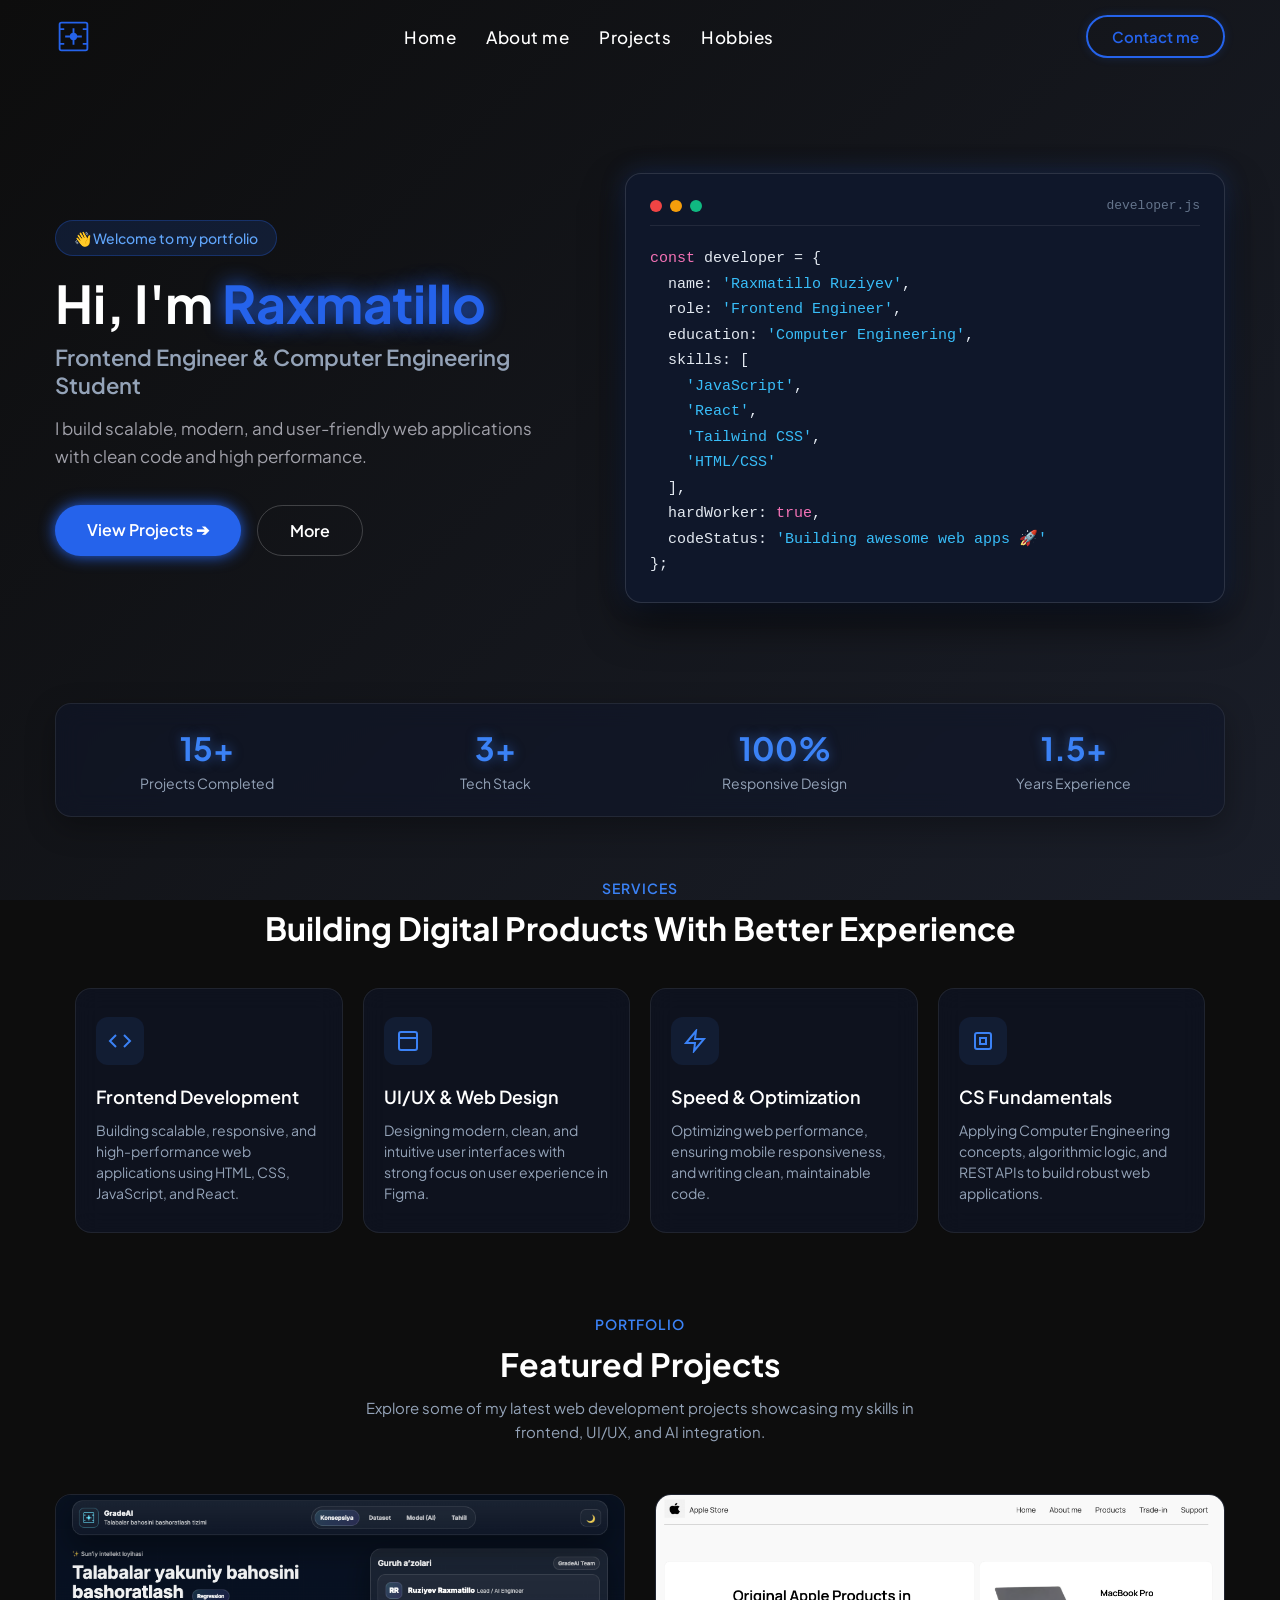
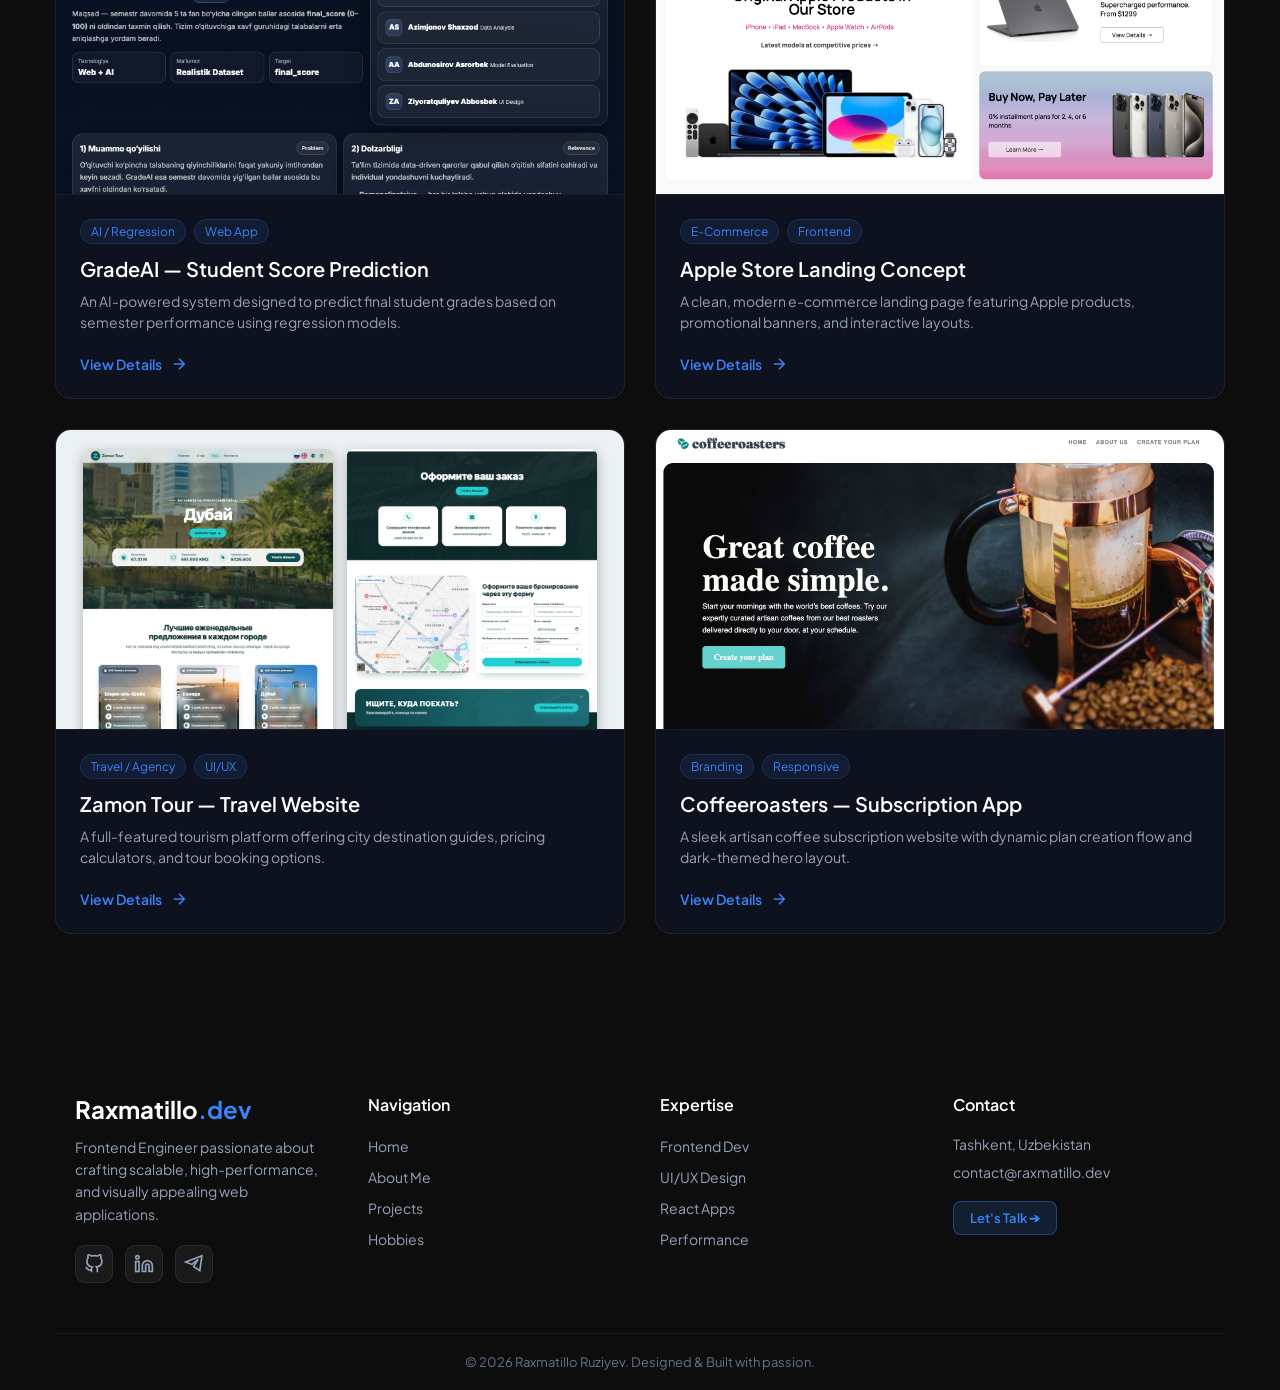
<file: index.html>
<!DOCTYPE html>
<html lang="en">

<head>
    <meta charset="UTF-8">
    <meta name="viewport" content="width=device-width, initial-scale=1.0">
    <meta name="description" content="Raxmatillo Ruziyev — Frontend Engineer portfolio">
    <title>Portfolio</title>

    <!-- Google Fonts -->
    <link rel="preconnect" href="https://fonts.googleapis.com">
    <link rel="preconnect" href="https://fonts.gstatic.com" crossorigin>
    <link href="https://fonts.googleapis.com/css2?family=Plus+Jakarta+Sans:wght@400;500;600;700&display=swap"
        rel="stylesheet">

    <!-- Asosiy stillar -->
    <link rel="stylesheet" href="./main.css">
</head>

<body>
    <div class="container">

        <!-- ================= NAVBAR ================= -->
        <nav class="navbar">
            <!-- Logotip -->
            <a href="#home" class="brand" aria-label="Home">
                <div class="ai-logo-box">
                    <svg viewBox="0 0 40 40" fill="none" xmlns="http://www.w3.org/2000/svg">
                        <rect x="5" y="5" width="30" height="30" rx="2" stroke="var(--brand)" stroke-width="2" />
                        <path d="M12 20H28M20 12V28" stroke="var(--brand)" stroke-width="2" stroke-linecap="square" />
                        <circle cx="20" cy="20" r="4" fill="var(--brand)" />
                        <path d="M5 12H10M30 12H35M5 28H10M30 28H35" stroke="var(--brand)" stroke-width="2" />
                    </svg>
                </div>
            </a>

            <!-- Menyu linklari -->
            <ul class="nav-list">
                <li class="nav-item"><a href="#home" class="nav-link">Home</a></li>
                <li class="nav-item"><a href="./about.html" class="nav-link">About me</a></li>
                <li class="nav-item"><a href="./project.html" class="nav-link">Projects</a></li>
                <li class="nav-item"><a href="./project.html" class="nav-link">Hobbies</a></li>
            </ul>

            <!-- "Contact me" tugmasi (JS orqali #contact ga olib boradi) -->
            <div class="nav-action">
                <button class="nav-btn">Contact me</button>
            </div>
        </nav>

        <!-- ================= HERO ================= -->
        <section id="home" class="hero">
            <!-- Chap tomon: tanishtiruv matni -->
            <div class="hero-content">
                <span class="badge">👋 Welcome to my portfolio</span>
                <h1 class="hero-title">
                    Hi, I'm <span class="highlight">Raxmatillo</span>
                </h1>
                <h2 class="hero-subtitle">Frontend Engineer & Computer Engineering Student</h2>
                <p class="hero-description">
                    I build scalable, modern, and user-friendly web applications with clean code and high performance.
                </p>

                <div class="hero-actions">
                    <a href="#projects" class="btn-primary">View Projects ➔</a>
                    <a href="#about" class="btn-secondary">More</a>
                </div>
            </div>

            <!-- O'ng tomon: kod ko'rinishidagi karta -->
            <div class="hero-visual">
                <div class="visual-card">
                    <div class="code-header">
                        <span class="dot red"></span>
                        <span class="dot yellow"></span>
                        <span class="dot green"></span>
                        <span class="code-title">developer.js</span>
                    </div>
                    <!-- Diqqat: <pre> ichidagi bo'sh joylar aynan ko'rsatiladi, shuning uchun chapga tekislangan -->
                    <pre class="code-body"><code><span class="keyword">const</span> developer = {
  name: <span class="string">'Raxmatillo Ruziyev'</span>,
  role: <span class="string">'Frontend Engineer'</span>,
  education: <span class="string">'Computer Engineering'</span>,
  skills: [
    <span class="string">'JavaScript'</span>,
    <span class="string">'React'</span>,
    <span class="string">'Tailwind CSS'</span>,
    <span class="string">'HTML/CSS'</span>
  ],
  hardWorker: <span class="keyword">true</span>,
  codeStatus: <span class="string">'Building awesome web apps 🚀'</span>
};</code></pre>
                </div>
            </div>
        </section>

        <!-- ================= STATS (About me linki shu yerga olib keladi) ================= -->
        <section id="about" class="stats-section">
            <div class="stats-container">
                <div class="stat-card">
                    <h3 class="stat-number">15+</h3>
                    <p class="stat-label">Projects Completed</p>
                </div>
                <div class="stat-card">
                    <h3 class="stat-number">3+</h3>
                    <p class="stat-label">Tech Stack</p>
                </div>
                <div class="stat-card">
                    <h3 class="stat-number">100%</h3>
                    <p class="stat-label">Responsive Design</p>
                </div>
                <div class="stat-card">
                    <h3 class="stat-number">1.5+</h3>
                    <p class="stat-label">Years Experience</p>
                </div>
            </div>
        </section>

        <!-- ================= SERVICES ================= -->
        <section id="services" class="services-section">
            <div class="services-header">
                <span class="services-subtitle">Services</span>
                <h2 class="services-title">Building Digital Products With Better Experience</h2>
            </div>

            <div class="services-container">
                <!-- Karta 1 -->
                <div class="service-card">
                    <div class="card-icon">
                        <svg width="24" height="24" viewBox="0 0 24 24" fill="none" stroke="#3b82f6" stroke-width="2"><path d="M16 18l6-6-6-6M8 6l-6 6 6 6"/></svg>
                    </div>
                    <h3 class="card-title">Frontend Development</h3>
                    <p class="card-desc">Building scalable, responsive, and high-performance web applications using HTML, CSS, JavaScript, and React.</p>
                </div>
                 <!-- Karta 2 -->
                 <div class="service-card">
                    <div class="card-icon">
                        <svg width="24" height="24" viewBox="0 0 24 24" fill="none" stroke="#3b82f6" stroke-width="2"><rect x="3" y="3" width="18" height="18" rx="2"/><path d="M3 9h18"/></svg>
                    </div>
                    <h3 class="card-title">UI/UX & Web Design</h3>
                    <p class="card-desc">Designing modern, clean, and intuitive user interfaces with strong focus on user experience in Figma.</p>
                </div>


                <!-- Karta 3 -->
                <div class="service-card">
                    <div class="card-icon">
                        <svg width="24" height="24" viewBox="0 0 24 24" fill="none" stroke="#3b82f6" stroke-width="2"><path d="M13 2L3 14h9l-1 8 10-12h-9l1-8z"/></svg>
                    </div>
                    <h3 class="card-title">Speed & Optimization</h3>
                    <p class="card-desc">Optimizing web performance, ensuring mobile responsiveness, and writing clean, maintainable code.</p>
                </div>

                <!-- Karta 4 -->
                <div class="service-card">
                    <div class="card-icon">
                        <svg width="24" height="24" viewBox="0 0 24 24" fill="none" stroke="#3b82f6" stroke-width="2"><rect x="4" y="4" width="16" height="16" rx="2"/><rect x="9" y="9" width="6" height="6"/></svg>
                    </div>
                    <h3 class="card-title">CS Fundamentals</h3>
                    <p class="card-desc">Applying Computer Engineering concepts, algorithmic logic, and REST APIs to build robust web applications.</p>
                </div>
            </div>
        </section>

        <!-- ================= PROJECTS ================= -->
        <section id="projects" class="portfolio-section">
            <div class="portfolio-header">
                <span class="portfolio-subtitle">Portfolio</span>
                <h2 class="portfolio-title">Featured Projects</h2>
                <p class="portfolio-desc">Explore some of my latest web development projects showcasing my skills in frontend, UI/UX, and AI integration.</p>
            </div>

            <div class="portfolio-grid">
                <!-- Loyiha 1: GradeAI -->
                <div class="project-card">
                    <div class="project-image-wrapper">
                        <img src="./img/gradeai.png" alt="GradeAI Project" class="project-image">
                    </div>
                    <div class="project-content">
                        <div class="project-tags">
                            <span class="tag">AI / Regression</span>
                            <span class="tag">Web App</span>
                        </div>
                        <h3 class="project-title">GradeAI — Student Score Prediction</h3>
                        <p class="project-details">An AI-powered system designed to predict final student grades based on semester performance using regression models.</p>
                        <a href="https://grade-ai-virid.vercel.app/" target="_blank" rel="noopener noreferrer" class="project-link">
                            View Details
                            <svg width="18" height="18" viewBox="0 0 24 24" fill="none" stroke="currentColor" stroke-width="2"><path d="M5 12h14M12 5l7 7-7 7"/></svg>
                        </a>
                    </div>
                </div>

                <!-- Loyiha 2: Apple Store -->
                <div class="project-card">
                    <div class="project-image-wrapper">
                        <img src="./img/appstore.png" alt="Apple Store E-commerce" class="project-image">
                    </div>
                    <div class="project-content">
                        <div class="project-tags">
                            <span class="tag">E-Commerce</span>
                            <span class="tag">Frontend</span>
                        </div>
                        <h3 class="project-title">Apple Store Landing Concept</h3>
                        <p class="project-details">A clean, modern e-commerce landing page featuring Apple products, promotional banners, and interactive layouts.</p>
                        <a href="https://apple-store-henna-eight.vercel.app/" target="_blank" rel="noopener noreferrer" class="project-link">
                            View Details
                            <svg width="18" height="18" viewBox="0 0 24 24" fill="none" stroke="currentColor" stroke-width="2"><path d="M5 12h14M12 5l7 7-7 7"/></svg>
                        </a>
                    </div>
                </div>

                <!-- Loyiha 3: Zamon Tour -->
                <div class="project-card">
                    <div class="project-image-wrapper">
                        <img src="./img/zamontour.png" alt="Zamon Tour Project" class="project-image">
                    </div>
                    <div class="project-content">
                        <div class="project-tags">
                            <span class="tag">Travel / Agency</span>
                            <span class="tag">UI/UX</span>
                        </div>
                        <h3 class="project-title">Zamon Tour — Travel Website</h3>
                        <p class="project-details">A full-featured tourism platform offering city destination guides, pricing calculators, and tour booking options.</p>
                        <a href="https://zamon-tour-delta.vercel.app/" target="_blank" rel="noopener noreferrer" class="project-link">
                            View Details
                            <svg width="18" height="18" viewBox="0 0 24 24" fill="none" stroke="currentColor" stroke-width="2"><path d="M5 12h14M12 5l7 7-7 7"/></svg>
                        </a>
                    </div>
                </div>

                <!-- Loyiha 4: Coffeeroasters -->
                <div class="project-card">
                    <div class="project-image-wrapper">
                        <img src="./img/coffe.png" alt="Coffeeroasters Project" class="project-image">
                    </div>
                    <div class="project-content">
                        <div class="project-tags">
                            <span class="tag">Branding</span>
                            <span class="tag">Responsive</span>
                        </div>
                        <h3 class="project-title">Coffeeroasters — Subscription App</h3>
                        <p class="project-details">A sleek artisan coffee subscription website with dynamic plan creation flow and dark-themed hero layout.</p>
                        <a href="https://cofe-tau.vercel.app/" target="_blank" rel="noopener noreferrer" class="project-link">
                            View Details
                            <svg width="18" height="18" viewBox="0 0 24 24" fill="none" stroke="currentColor" stroke-width="2"><path d="M5 12h14M12 5l7 7-7 7"/></svg>
                        </a>
                    </div>
                </div>
            </div>
        </section>

        <!-- ================= FOOTER (Contact tugmasi shu yerga olib keladi) ================= -->
        <footer id="contact" class="footer-section">
            <div class="footer-container">

                <!-- 1-ustun: qisqa bio va ijtimoiy tarmoqlar -->
                <div class="footer-col footer-brand">
                    <h3 class="footer-logo">Raxmatillo<span>.dev</span></h3>
                    <p class="footer-bio">
                        Frontend Engineer passionate about crafting scalable, high-performance, and visually appealing web applications.
                    </p>
                    <div class="footer-socials">
                        <a href="https://github.com/raxmatillo-ruziyev" target="_blank" rel="noopener noreferrer" aria-label="GitHub">
                            <svg width="20" height="20" viewBox="0 0 24 24" fill="none" stroke="currentColor" stroke-width="2"><path d="M9 19c-5 1.5-5-2.5-7-3m14 6v-3.87a3.37 3.37 0 0 0-.94-2.61c3.14-.35 6.44-1.54 6.44-7A5.44 5.44 0 0 0 20 4.77 5.07 5.07 0 0 0 19.91 1S18.73.65 16 2.48a13.38 13.38 0 0 0-7 0C6.27.65 5.09 1 5.09 1A5.07 5.07 0 0 0 5 4.77a5.44 5.44 0 0 0-1.5 3.78c0 5.42 3.3 6.61 6.44 7A3.37 3.37 0 0 0 9 18.13V22"/></svg>
                        </a>
                        <a href="https://www.linkedin.com/in/raxmatillo-ruziyev-4a2402324/?isSelfProfile=true" target="_blank" rel="noopener noreferrer" aria-label="LinkedIn">
                            <svg width="20" height="20" viewBox="0 0 24 24" fill="none" stroke="currentColor" stroke-width="2"><path d="M16 8a6 6 0 0 1 6 6v7h-4v-7a2 2 0 0 0-2-2 2 2 0 0 0-2 2v7h-4v-7a6 6 0 0 1 6-6z"/><rect x="2" y="9" width="4" height="12"/><circle cx="4" cy="4" r="2"/></svg>
                        </a>
                        <a href="https://t.me/student_tuit" target="_blank" rel="noopener noreferrer" aria-label="Telegram">
                            <svg width="20" height="20" viewBox="0 0 24 24" fill="none" stroke="currentColor" stroke-width="2"><path d="M21.5 2L2 9.5l7.5 3L17 6.5l-5.5 8.5 7.5 5L21.5 2z"/></svg>
                        </a>
                    </div>
                </div>

                <!-- 2-ustun: navigatsiya -->
                <div class="footer-col">
                    <h4 class="footer-title">Navigation</h4>
                    <ul class="footer-links">
                        <li><a href="#home">Home</a></li>
                        <li><a href="./about.html">About Me</a></li>
                        <li><a href="#projects">Projects</a></li>
                        <li><a href="#hobby">Hobbies</a></li>
                    </ul>
                </div>

                <!-- 3-ustun: xizmatlar -->
                <div class="footer-col">
                    <h4 class="footer-title">Expertise</h4>
                    <ul class="footer-links">
                        <li><a href="#services">Frontend Dev</a></li>
                        <li><a href="#services">UI/UX Design</a></li>
                        <li><a href="#services">React Apps</a></li>
                        <li><a href="#services">Performance</a></li>
                    </ul>
                </div>

                <!-- 4-ustun: aloqa -->
                <div class="footer-col">
                    <h4 class="footer-title">Contact</h4>
                    <ul class="footer-contact-info">
                        <li>Tashkent, Uzbekistan</li>
                        <li><a href="mailto:contact@raxmatillo.dev">contact@raxmatillo.dev</a></li>
                    </ul>
                    <a href="mailto:contact@raxmatillo.dev" class="footer-cta-btn">Let's Talk ➔</a>
                </div>
            </div>

            <!-- Mualliflik huquqi -->
            <div class="footer-bottom">
                <p>© 2026 Raxmatillo Ruziyev. Designed & Built with passion.</p>
            </div>
        </footer>

    </div>

    <script src="./main.js"></script>
</body>

</html>
</file>
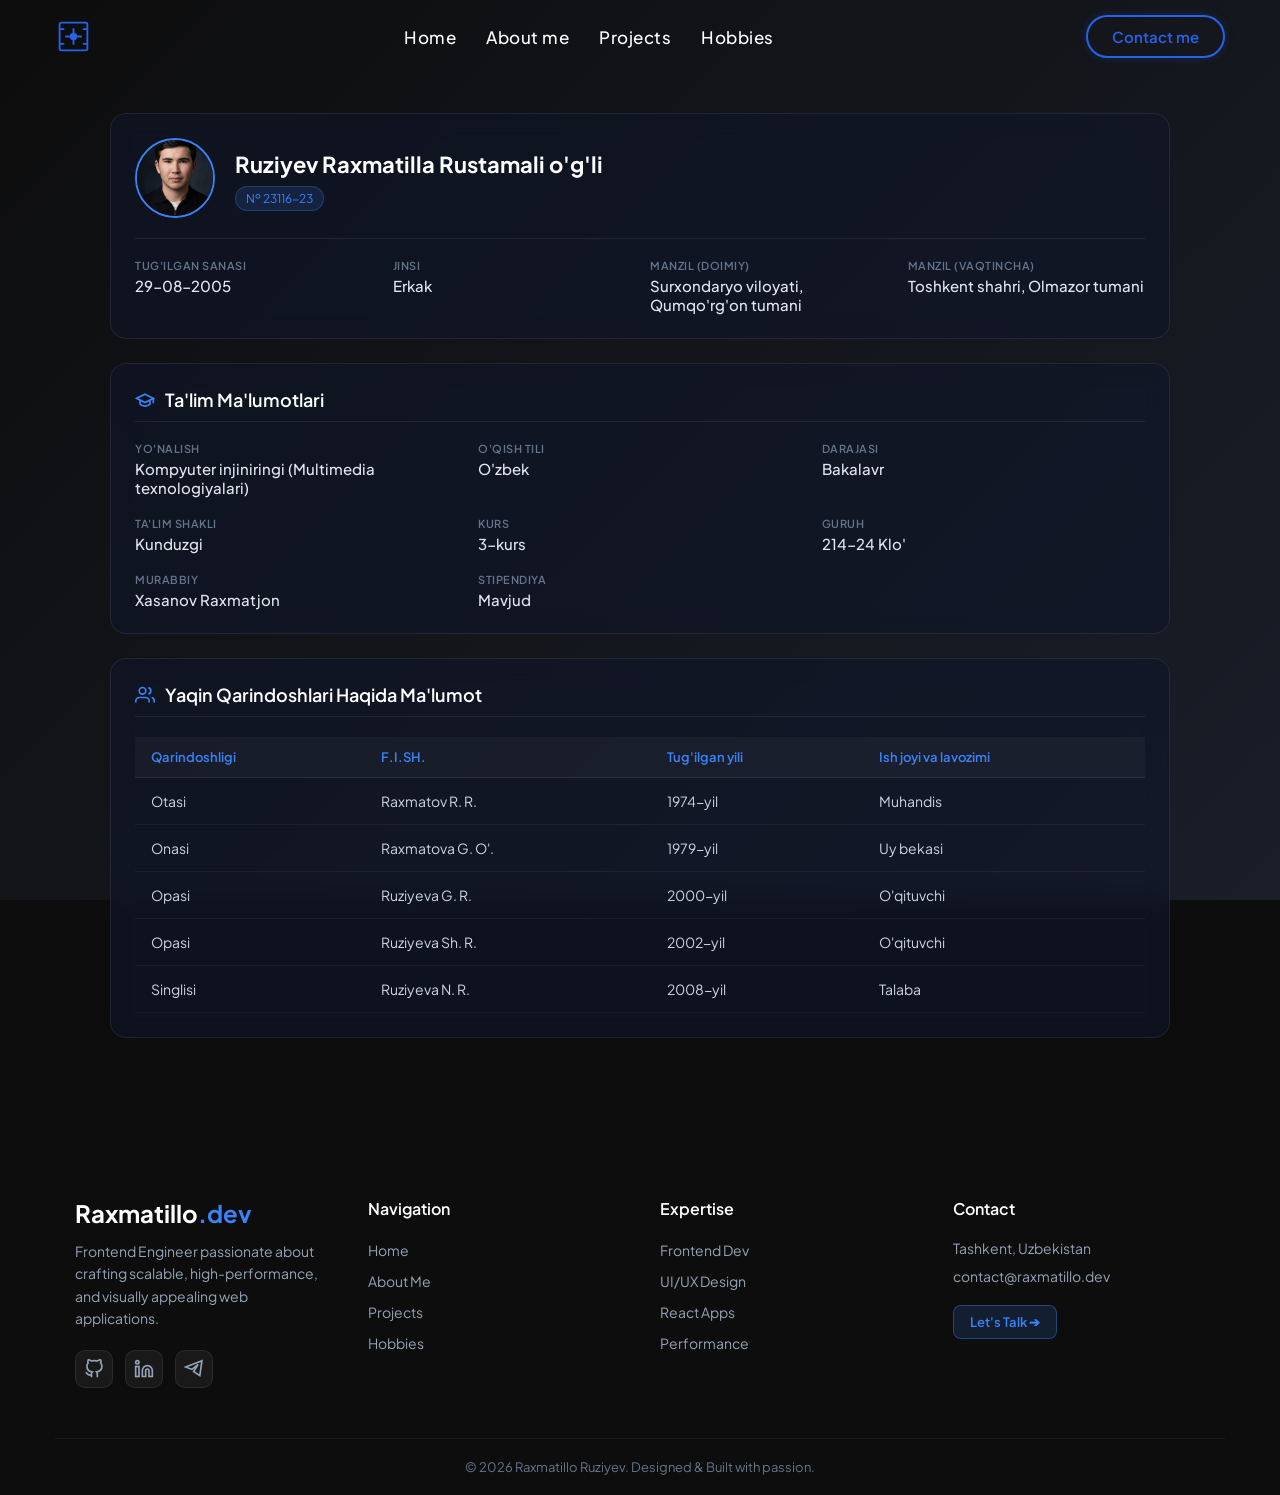
<file: about.html>
<!DOCTYPE html>
<html lang="en">

<head>
    <meta charset="UTF-8">
    <meta name="viewport" content="width=device-width, initial-scale=1.0">
    <meta name="description" content="Raxmatillo Ruziyev — Frontend Engineer portfolio">
    <title>About me</title>

    <!-- Google Fonts -->
    <link rel="preconnect" href="https://fonts.googleapis.com">
    <link rel="preconnect" href="https://fonts.gstatic.com" crossorigin>
    <link href="https://fonts.googleapis.com/css2?family=Plus+Jakarta+Sans:wght@400;500;600;700&display=swap"
        rel="stylesheet">

    <!-- Asosiy stillar -->
    <link rel="stylesheet" href="./main.css">
</head>

<body>
    <div class="container">

        <!-- ================= NAVBAR ================= -->
        <nav class="navbar">
            <!-- Logotip -->
            <a href="#home" class="brand" aria-label="Home">
                <div class="ai-logo-box">
                    <svg viewBox="0 0 40 40" fill="none" xmlns="http://www.w3.org/2000/svg">
                        <rect x="5" y="5" width="30" height="30" rx="2" stroke="var(--brand)" stroke-width="2" />
                        <path d="M12 20H28M20 12V28" stroke="var(--brand)" stroke-width="2" stroke-linecap="square" />
                        <circle cx="20" cy="20" r="4" fill="var(--brand)" />
                        <path d="M5 12H10M30 12H35M5 28H10M30 28H35" stroke="var(--brand)" stroke-width="2" />
                    </svg>
                </div>
            </a>

            <!-- Menyu linklari -->
            <ul class="nav-list">
                <li class="nav-item"><a href="./index.html" class="nav-link">Home</a></li>
                <li class="nav-item"><a href="#about" class="nav-link">About me</a></li>
                <li class="nav-item"><a href="./project.html" class="nav-link">Projects</a></li>
                <li class="nav-item"><a href="#hobby" class="nav-link">Hobbies</a></li>
            </ul>

            <!-- "Contact me" tugmasi (JS orqali #contact ga olib boradi) -->
            <div class="nav-action">
                <button class="nav-btn">Contact me</button>
            </div>
        </nav>

        <main class="cv-container">

            <!-- 1-JADVAL: Shaxsiy Ma'lumotlar -->
            <section class="cv-card">
                <div class="cv-header">
                    <div class="cv-avatar-box">
                        <img src="./img/me.jpg" alt="Ruziyev Raxmatilla" class="cv-avatar">
                    </div>
                    <div class="cv-title-box">
                        <h1 class="cv-name">Ruziyev Raxmatilla Rustamali o'g'li</h1>
                        <span class="cv-badge">№ 23116-23</span>
                    </div>
                </div>

                <div class="cv-grid col-4">
                    <div class="cv-item">
                        <span class="cv-label">TUG'ILGAN SANASI</span>
                        <span class="cv-value">29-08-2005</span>
                    </div>
                    <div class="cv-item">
                        <span class="cv-label">JINSI</span>
                        <span class="cv-value">Erkak</span>
                    </div>
                    <div class="cv-item">
                        <span class="cv-label">MANZIL (DOIMIY)</span>
                        <span class="cv-value">Surxondaryo viloyati, Qumqo'rg'on tumani</span>
                    </div>
                    <div class="cv-item">
                        <span class="cv-label">MANZIL (VAQTINCHA)</span>
                        <span class="cv-value">Toshkent shahri, Olmazor tumani</span>
                    </div>
                </div>
            </section>

            <!-- 2-JADVAL: Ta'lim Ma'lumotlari -->
            <section class="cv-card">
                <div class="cv-section-title">
                    <svg width="20" height="20" viewBox="0 0 24 24" fill="none" stroke="#3b82f6" stroke-width="2">
                        <path d="M22 10v6M2 10l10-5 10 5-10 5z" />
                        <path d="M6 12v5c3 3 9 3 12 0v-5" />
                    </svg>
                    <h2>Ta'lim Ma'lumotlari</h2>
                </div>

                <div class="cv-grid col-2">
                    <div class="cv-item">
                        <span class="cv-label">YO'NALISH</span>
                        <span class="cv-value">Kompyuter injiniringi (Multimedia texnologiyalari)</span>
                    </div>
                    <div class="cv-item">
                        <span class="cv-label">O'QISH TILI</span>
                        <span class="cv-value">O'zbek</span>
                    </div>
                    <div class="cv-item">
                        <span class="cv-label">DARAJASI</span>
                        <span class="cv-value">Bakalavr</span>
                    </div>
                    <div class="cv-item">
                        <span class="cv-label">TA'LIM SHAKLI</span>
                        <span class="cv-value">Kunduzgi</span>
                    </div>
                    <div class="cv-item">
                        <span class="cv-label">KURS</span>
                        <span class="cv-value">3-kurs</span>
                    </div>
                    <div class="cv-item">
                        <span class="cv-label">GURUH</span>
                        <span class="cv-value">214-24 Klo'</span>
                    </div>
                    <div class="cv-item">
                        <span class="cv-label">MURABBIY</span>
                        <span class="cv-value">Xasanov Raxmatjon</span>
                    </div>
                    <div class="cv-item">
                        <span class="cv-label">STIPENDIYA</span>
                        <span class="cv-value">Mavjud</span>
                    </div>
                </div>
            </section>

            <!-- 3-JADVAL: Yaqin Qarindoshlar (Obyektivka formati) -->
            <section class="cv-card">
                <div class="cv-section-title">
                    <svg width="20" height="20" viewBox="0 0 24 24" fill="none" stroke="#3b82f6" stroke-width="2">
                        <path d="M17 21v-2a4 4 0 0 0-4-4H5a4 4 0 0 0-4 4v2" />
                        <circle cx="9" cy="7" r="4" />
                        <path d="M23 21v-2a4 4 0 0 0-3-3.87" />
                        <path d="M16 3.13a4 4 0 0 1 0 7.75" />
                    </svg>
                    <h2>Yaqin Qarindoshlari Haqida Ma'lumot</h2>
                </div>

                <div class="cv-table-wrapper">
                    <table class="cv-table">
                        <thead>
                            <tr>
                                <th>Qarindoshligi</th>
                                <th>F.I.SH.</th>
                                <th>Tug'ilgan yili</th>
                                <th>Ish joyi va lavozimi</th>
                            </tr>
                        </thead>
                        <tbody>
                            <tr>
                                <td>Otasi</td>
                                <td>Raxmatov R. R.</td>
                                <td>1974-yil</td>
                                <td>Muhandis</td>
                            </tr>
                            <tr>
                                <td>Onasi</td>
                                <td>Raxmatova G. O'.</td>
                                <td>1979-yil</td>
                                <td>Uy bekasi</td>
                            </tr>
                            <tr>
                                <td> Opasi</td>
                                <td>Ruziyeva G. R.</td>
                                <td>2000-yil</td>
                                <td>O'qituvchi</td>
                            </tr>
                            <tr>
                                <td> Opasi</td>
                                <td>Ruziyeva Sh. R.</td>
                                <td>2002-yil</td>
                                <td>O'qituvchi</td>
                            </tr>
                            <tr>
                                <td> Singlisi</td>
                                <td>Ruziyeva N. R.</td>
                                <td>2008-yil</td>
                                <td>Talaba</td>
                            </tr>
                        </tbody>
                    </table>
                </div>
            </section>

        </main>
        <!-- ================= FOOTER (Contact tugmasi shu yerga olib keladi) ================= -->
        <footer id="contact" class="footer-section">
            <div class="footer-container">

                <!-- 1-ustun: qisqa bio va ijtimoiy tarmoqlar -->
                <div class="footer-col footer-brand">
                    <h3 class="footer-logo">Raxmatillo<span>.dev</span></h3>
                    <p class="footer-bio">
                        Frontend Engineer passionate about crafting scalable, high-performance, and visually appealing
                        web applications.
                    </p>
                    <div class="footer-socials">
                        <a href="https://github.com/raxmatillo-ruziyev" target="_blank" rel="noopener noreferrer"
                            aria-label="GitHub">
                            <svg width="20" height="20" viewBox="0 0 24 24" fill="none" stroke="currentColor"
                                stroke-width="2">
                                <path
                                    d="M9 19c-5 1.5-5-2.5-7-3m14 6v-3.87a3.37 3.37 0 0 0-.94-2.61c3.14-.35 6.44-1.54 6.44-7A5.44 5.44 0 0 0 20 4.77 5.07 5.07 0 0 0 19.91 1S18.73.65 16 2.48a13.38 13.38 0 0 0-7 0C6.27.65 5.09 1 5.09 1A5.07 5.07 0 0 0 5 4.77a5.44 5.44 0 0 0-1.5 3.78c0 5.42 3.3 6.61 6.44 7A3.37 3.37 0 0 0 9 18.13V22" />
                            </svg>
                        </a>
                        <a href="https://www.linkedin.com/in/raxmatillo-ruziyev-4a2402324/?isSelfProfile=true"
                            target="_blank" rel="noopener noreferrer" aria-label="LinkedIn">
                            <svg width="20" height="20" viewBox="0 0 24 24" fill="none" stroke="currentColor"
                                stroke-width="2">
                                <path
                                    d="M16 8a6 6 0 0 1 6 6v7h-4v-7a2 2 0 0 0-2-2 2 2 0 0 0-2 2v7h-4v-7a6 6 0 0 1 6-6z" />
                                <rect x="2" y="9" width="4" height="12" />
                                <circle cx="4" cy="4" r="2" />
                            </svg>
                        </a>
                        <a href="https://t.me/student_tuit" target="_blank" rel="noopener noreferrer"
                            aria-label="Telegram">
                            <svg width="20" height="20" viewBox="0 0 24 24" fill="none" stroke="currentColor"
                                stroke-width="2">
                                <path d="M21.5 2L2 9.5l7.5 3L17 6.5l-5.5 8.5 7.5 5L21.5 2z" />
                            </svg>
                        </a>
                    </div>
                </div>

                <!-- 2-ustun: navigatsiya -->
                <div class="footer-col">
                    <h4 class="footer-title">Navigation</h4>
                    <ul class="footer-links">
                        <li><a href="#home">Home</a></li>
                        <li><a href="./about.html">About Me</a></li>
                        <li><a href="#projects">Projects</a></li>
                        <li><a href="#hobby">Hobbies</a></li>
                    </ul>
                </div>

                <!-- 3-ustun: xizmatlar -->
                <div class="footer-col">
                    <h4 class="footer-title">Expertise</h4>
                    <ul class="footer-links">
                        <li><a href="#services">Frontend Dev</a></li>
                        <li><a href="#services">UI/UX Design</a></li>
                        <li><a href="#services">React Apps</a></li>
                        <li><a href="#services">Performance</a></li>
                    </ul>
                </div>

                <!-- 4-ustun: aloqa -->
                <div class="footer-col">
                    <h4 class="footer-title">Contact</h4>
                    <ul class="footer-contact-info">
                        <li>Tashkent, Uzbekistan</li>
                        <li><a href="mailto:contact@raxmatillo.dev">contact@raxmatillo.dev</a></li>
                    </ul>
                    <a href="mailto:contact@raxmatillo.dev" class="footer-cta-btn">Let's Talk ➔</a>
                </div>
            </div>

            <!-- Mualliflik huquqi -->
            <div class="footer-bottom">
                <p>© 2026 Raxmatillo Ruziyev. Designed & Built with passion.</p>
            </div>
        </footer>

    </div>

    <script src="./main.js"></script>
</body>

</html>
</file>
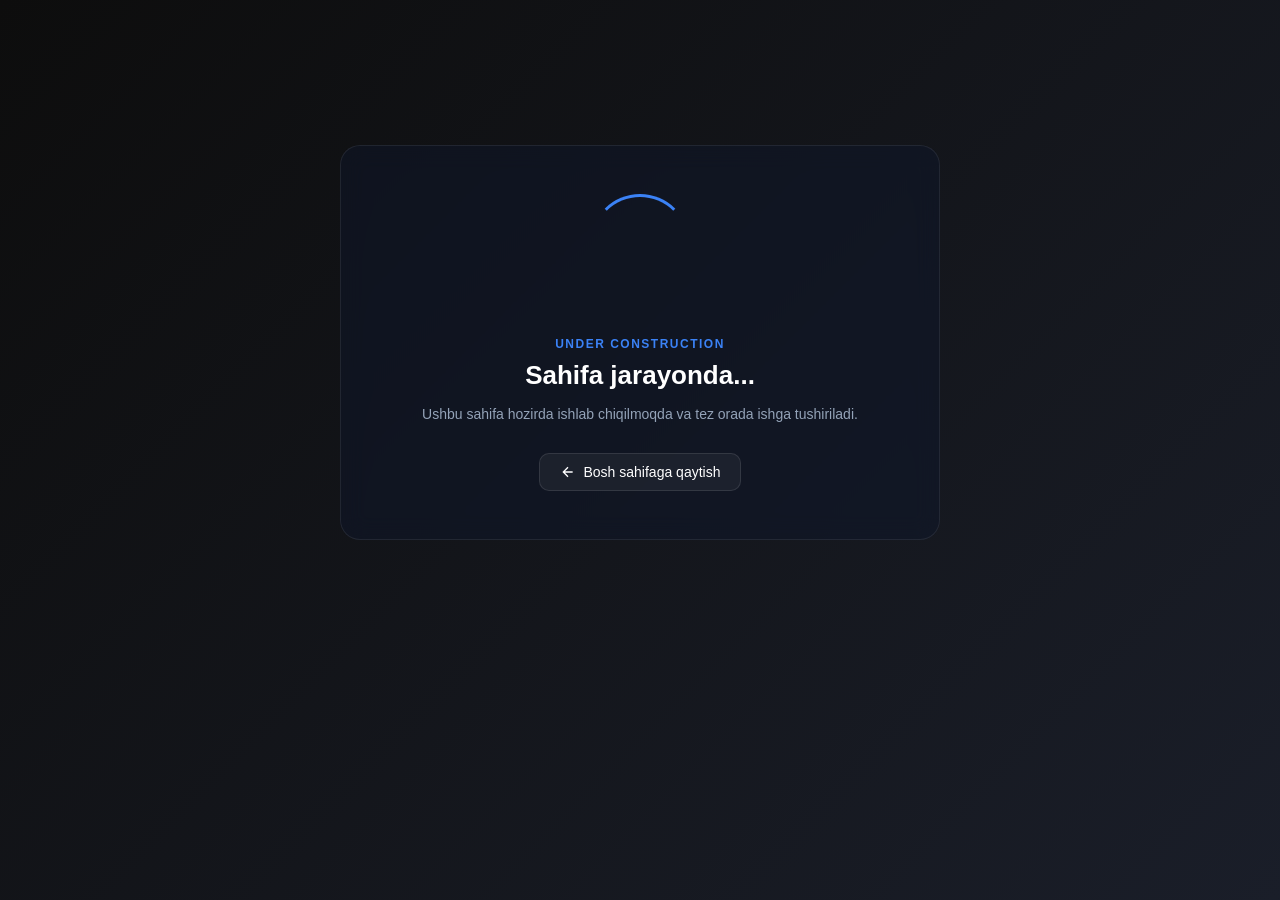
<file: project.html>
<!DOCTYPE html>
<html lang="en">
<head>
    <meta charset="UTF-8">
    <meta name="viewport" content="width=device-width, initial-scale=1.0">
    <title>Document</title>
    <link rel="stylesheet" href="./main.css">
</head>
<body>
    <main class="progress-page">
        <div class="progress-card">
          
          <!-- MINIMALIST SODDA LOADER -->
          <div class="minimal-loader"></div>
      
          <!-- Sarlavha va Matn -->
          <span class="progress-subtitle">Under Construction</span>
          <h1 class="progress-title">Sahifa jarayonda...</h1>
          <p class="progress-desc">
            Ushbu sahifa hozirda ishlab chiqilmoqda va tez orada ishga tushiriladi.
          </p>
      
          <!-- Orqaga qaytish tugmasi -->
          <div class="progress-actions">
            <a href="index.html" class="back-home-btn">
              <svg width="16" height="16" viewBox="0 0 24 24" fill="none" stroke="currentColor" stroke-width="2">
                <path d="M19 12H5M12 19l-7-7 7-7"/>
              </svg>
              Bosh sahifaga qaytish
            </a>
          </div>
      
        </div>
      </main>
</body>
</html>
</file>
<file: main.css>
/* =====================================================
   1. O'ZGARUVCHILAR VA BAZAVIY STILLAR
   ===================================================== */

   :root {
    --brand: #2563eb;       /* Asosiy rang (logo, tugmalar, chiziqlar) */
    --brand-glow: #60a5fa;  /* Hover paytidagi porlash rangi */
  }
  
  /* Reset: barcha elementlarda bir xil o'lchov hisoblash */
  * {
    margin: 0;
    padding: 0;
    box-sizing: border-box;
  }
  
  html {
    background-color: #0d0d0d; /* Gradient tugagan joyda ham qorong'i fon */
    scroll-behavior: smooth;   /* Anchor linklarda silliq scroll (JS kerak emas) */
  }
  
  body {
    font-family: 'Plus Jakarta Sans', sans-serif;
    color: #ffffff;
    min-height: 100vh;
    background: linear-gradient(135deg, #0d0d0d 0%, #1a1e29 100%);
    background-attachment: fixed; /* Scroll paytida fon qimirlamaydi */
  }
  
  /* Bo'limlarga o'tganda sticky navbar tagida qolib ketmasligi uchun */
  section[id],
  footer[id] {
    scroll-margin-top: 80px;
  }
  
  .container {
    width: 100%;
    max-width: 1200px;
    margin: 0 auto;
    padding: 0 15px;
  }
  
  
  /* =====================================================
     2. NAVBAR
     ===================================================== */
  
  .navbar {
    display: flex;
    align-items: center;
    justify-content: space-between;
    padding: 15px 0;
    position: sticky;
    top: 0;
    z-index: 100;
    transition: all 0.3s ease;
  }
  
  /* JS scroll > 50px bo'lganda shu klassni qo'shadi (xira oyna effekti) */
  .navbar.scrolled {
    background: rgba(13, 13, 13, 0.8);
    backdrop-filter: blur(10px);
    padding: 10px 0;
    border-bottom: 1px solid rgba(255, 255, 255, 0.1);
  }
  
  /* --- Logotip --- */
  .brand {
    display: flex;
    align-items: center;
    text-decoration: none;
  }
  
  .ai-logo-box {
    width: 37px;
    height: 37px;
    transition: transform 0.3s ease, filter 0.3s ease;
  }
  
  /* Hover: logo o'z rangida neon kabi porlaydi */
  .brand:hover .ai-logo-box {
    transform: scale(1.08);
    filter: drop-shadow(0 0 10px var(--brand)) drop-shadow(0 0 20px var(--brand));
  }
  
  /* --- Menyu linklari --- */
  .nav-list {
    display: flex;
    gap: 30px;
    list-style: none;
  }
  
  .nav-link {
    position: relative;
    padding: 6px 0;
    color: #ffffff;
    font-size: 17px;
    font-weight: 500;
    letter-spacing: 0.5px;
    text-decoration: none;
    transition: color 0.3s cubic-bezier(0.4, 0, 0.2, 1);
  }
  
  /* Hover paytida pastdan chiqadigan chiziq */
  .nav-link::after {
    content: '';
    position: absolute;
    bottom: 0;
    left: 0;
    width: 0;
    height: 2px;
    background: var(--brand);
    box-shadow: 0 0 10px var(--brand);
    border-radius: 2px;
    transition: width 0.35s cubic-bezier(0.4, 0, 0.2, 1);
  }
  
  .nav-link:hover {
    color: var(--brand);
    text-shadow: 0 0 35px var(--brand-glow);
  }
  
  .nav-link:hover::after {
    width: 100%;
  }
  
  /* --- "Contact me" tugmasi --- */
  .nav-btn {
    padding: 10px 24px;
    background: transparent;
    color: var(--brand);
    border: 2px solid var(--brand);
    border-radius: 30px;
    font-family: inherit;
    font-size: 15px;
    font-weight: 600;
    cursor: pointer;
    box-shadow: 0 0 10px rgba(37, 99, 235, 0.2);
    transition: all 0.4s ease;
  }
  
  /* Hover: tugma to'ladi va porlaydi */
  .nav-btn:hover {
    background: var(--brand);
    color: #ffffff;
    box-shadow: 0 0 20px var(--brand), 0 0 35px rgba(37, 99, 235, 0.5);
    transform: translateY(-2px);
  }
  
  .nav-btn:active {
    transform: translateY(0);
  }
  
  
  /* =====================================================
     3. HERO
     ===================================================== */
  
  .hero {
    display: flex;
    align-items: center;
    justify-content: space-between;
    gap: 60px;
    padding: 100px 0;
  }
  
  .hero-content {
    flex: 1;
  }
  
  .badge {
    display: inline-block;
    padding: 8px 18px;
    background: rgba(37, 99, 235, 0.15);
    color: var(--brand-glow);
    border: 1px solid rgba(37, 99, 235, 0.3);
    border-radius: 20px;
    font-size: 14px;
    font-weight: 500;
  }
  
  .hero-title {
    margin: 18px 0 10px;
    font-size: 52px;
    font-weight: 700;
    line-height: 1.15;
    color: #ffffff;
  }
  
  /* Ismni ajratib ko'rsatish (rangli + porlash) */
  .highlight {
    color: var(--brand);
    text-shadow: 0 0 20px var(--brand);
  }
  
  .hero-subtitle {
    margin-bottom: 16px;
    font-size: 22px;
    font-weight: 600;
    color: #94a3b8;
  }
  
  .hero-description {
    max-width: 520px;
    margin-bottom: 35px;
    font-size: 17px;
    line-height: 1.6;
    color: #a1a1aa;
  }
  
  .hero-actions {
    display: flex;
    gap: 16px;
  }
  
  /* --- Asosiy va ikkilamchi tugmalar --- */
  .btn-primary {
    padding: 14px 32px;
    background: var(--brand);
    color: #ffffff;
    border-radius: 30px;
    font-weight: 600;
    text-decoration: none;
    box-shadow: 0 0 15px var(--brand);
    transition: all 0.3s ease;
  }
  
  .btn-primary:hover {
    box-shadow: 0 0 25px var(--brand);
    transform: translateY(-2px);
  }
  
  .btn-secondary {
    padding: 14px 32px;
    background: transparent;
    color: #ffffff;
    border: 1px solid rgba(255, 255, 255, 0.2);
    border-radius: 30px;
    font-weight: 600;
    text-decoration: none;
    transition: all 0.3s ease;
  }
  
  .btn-secondary:hover {
    border-color: #ffffff;
    background: rgba(255, 255, 255, 0.08);
  }
  
  /* --- Kod ko'rinishidagi karta (o'ng tomon) --- */
  .hero-visual {
    flex: 1.2;
    display: flex;
    justify-content: flex-end;
  }
  
  .visual-card {
    width: 100%;
    max-width: 600px;
    padding: 24px;
    background: #0f172a;
    border: 1px solid rgba(255, 255, 255, 0.12);
    border-radius: 16px;
    box-shadow: 0 20px 40px rgba(0, 0, 0, 0.6), 0 0 25px rgba(37, 99, 235, 0.25);
    transition: transform 0.3s ease, box-shadow 0.3s ease;
  }
  
  .visual-card:hover {
    transform: translateY(-5px);
    box-shadow: 0 25px 50px rgba(0, 0, 0, 0.7), 0 0 35px rgba(37, 99, 235, 0.35);
  }
  
  /* Karta tepasi: 3 ta rangli nuqta + fayl nomi */
  .code-header {
    display: flex;
    align-items: center;
    gap: 8px;
    margin-bottom: 20px;
    padding-bottom: 12px;
    border-bottom: 1px solid rgba(255, 255, 255, 0.08);
  }
  
  .code-title {
    margin-left: auto;
    font-family: monospace;
    font-size: 13px;
    color: #64748b;
  }
  
  .dot {
    width: 12px;
    height: 12px;
    border-radius: 50%;
  }
  
  .red    { background: #ef4444; }
  .yellow { background: #f59e0b; }
  .green  { background: #10b981; }
  
  /* Kod matni va sintaksis ranglari */
  .code-body {
    overflow-x: auto;
    font-family: 'Fira Code', Consolas, Monaco, monospace;
    font-size: 15px;
    line-height: 1.7;
    color: #e2e8f0;
  }
  
  .keyword { color: #f472b6; }
  .string  { color: #38bdf8; }
  
  
  /* =====================================================
     4. STATISTIKA
     ===================================================== */
  
  .stats-section {
    width: 100%;
    max-width: 1200px;
    margin: 0 auto 20px;
  }
  
  /* Shisha effektli (glassmorphism) konteyner, ustunlar avtomatik joylashadi */
  .stats-container {
    display: grid;
    grid-template-columns: repeat(auto-fit, minmax(200px, 1fr));
    gap: 20px;
    padding: 24px 16px;
    background-color: rgba(15, 23, 42, 0.6);
    border: 1px solid rgba(255, 255, 255, 0.08);
    border-radius: 16px;
    backdrop-filter: blur(12px);
    box-shadow: 0 10px 30px rgba(0, 0, 0, 0.3);
  }
  
  .stat-card {
    text-align: center;
  }
  
  .stat-number {
    font-size: 32px;
    font-weight: 700;
    color: #3b82f6;
    text-shadow: 0 0 12px rgba(59, 130, 246, 0.5);
  }
  
  .stat-label {
    margin-top: 6px;
    font-size: 14px;
    color: #94a3b8;
  }
  
  
  /* =====================================================
     5. SERVICES
     ===================================================== */
  
  .services-section {
    width: 100%;
    max-width: 1200px;
    margin: 60px auto;
    padding: 0 20px;
  }
  
  .services-header {
    margin-bottom: 40px;
    text-align: center;
  }
  
  .services-subtitle {
    font-size: 14px;
    font-weight: 600;
    letter-spacing: 1px;
    text-transform: uppercase;
    color: #3b82f6;
  }
  
  .services-title {
    margin-top: 10px;
    font-size: 32px;
    font-weight: 700;
    color: #ffffff;
  }
  
  .services-container {
    display: grid;
    grid-template-columns: repeat(auto-fit, minmax(240px, 1fr));
    gap: 20px;
  }
  
  .service-card {
    padding: 28px 20px;
    background-color: rgba(15, 23, 42, 0.6);
    border: 1px solid rgba(255, 255, 255, 0.08);
    border-radius: 16px;
    backdrop-filter: blur(12px);
    transition: all 0.3s ease;
  }
  
  .service-card:hover {
    transform: translateY(-5px);
    border-color: rgba(59, 130, 246, 0.4);
    box-shadow: 0 10px 25px rgba(59, 130, 246, 0.15);
  }
  
  /* Ajratib ko'rsatilgan karta (2-karta) */
  .service-card.active-card {
    background-color: #1e293b;
    border-color: #3b82f6;
    box-shadow: 0 0 20px rgba(59, 130, 246, 0.25);
  }
  
  .card-icon {
    display: flex;
    align-items: center;
    justify-content: center;
    width: 48px;
    height: 48px;
    margin-bottom: 20px;
    background-color: rgba(59, 130, 246, 0.1);
    border-radius: 12px;
  }
  
  .active-card .card-icon {
    background-color: #3b82f6;
  }
  
  .card-title {
    margin-bottom: 12px;
    font-size: 18px;
    font-weight: 600;
    color: #ffffff;
  }
  
  .card-desc {
    font-size: 14px;
    line-height: 1.5;
    color: #94a3b8;
  }
  
  
  /* =====================================================
     6. PROJECTS (PORTFOLIO)
     ===================================================== */
  
  .portfolio-section {
    width: 100%;
    max-width: 1200px;
    margin: 80px auto;
  }
  
  .portfolio-header {
    margin-bottom: 50px;
    text-align: center;
  }
  
  .portfolio-subtitle {
    font-size: 14px;
    font-weight: 600;
    letter-spacing: 1px;
    text-transform: uppercase;
    color: #3b82f6;
  }
  
  .portfolio-title {
    margin: 10px 0 12px;
    font-size: 32px;
    font-weight: 700;
    color: #ffffff;
  }
  
  .portfolio-desc {
    max-width: 600px;
    margin: 0 auto;
    font-size: 15px;
    line-height: 1.6;
    color: #94a3b8;
  }
  
  /* Keng ekranda 2 ustun; min(100%, 450px) tor ekranda gorizontal scroll chiqmasligini ta'minlaydi */
  .portfolio-grid {
    display: grid;
    grid-template-columns: repeat(auto-fit, minmax(min(100%, 450px), 1fr));
    gap: 30px;
  }
  
  .project-card {
    overflow: hidden;
    background-color: rgba(15, 23, 42, 0.6);
    border: 1px solid rgba(255, 255, 255, 0.08);
    border-radius: 16px;
    backdrop-filter: blur(12px);
    transition: all 0.3s ease;
  }
  
  .project-card:hover {
    transform: translateY(-6px);
    border-color: rgba(59, 130, 246, 0.4);
    box-shadow: 0 12px 30px rgba(59, 130, 246, 0.2);
  }
  
  /* Rasm ramkasi: uzun skrinshotning yuqori qismi ko'rinadi */
  .project-image-wrapper {
    width: 100%;
    height: 300px;
    overflow: hidden;
    border-bottom: 1px solid rgba(255, 255, 255, 0.05);
  }
  
  .project-image {
    width: 100%;
    height: 100%;
    object-fit: cover;
    object-position: top center;
  }
  
  .project-content {
    padding: 24px;
  }
  
  .project-tags {
    display: flex;
    gap: 8px;
    margin-bottom: 12px;
  }
  
  .tag {
    padding: 4px 10px;
    font-size: 12px;
    color: #3b82f6;
    background-color: rgba(59, 130, 246, 0.1);
    border: 1px solid rgba(59, 130, 246, 0.2);
    border-radius: 20px;
  }
  
  .project-title {
    margin-bottom: 10px;
    font-size: 20px;
    font-weight: 600;
    color: #ffffff;
  }
  
  .project-details {
    margin-bottom: 20px;
    font-size: 14px;
    line-height: 1.5;
    color: #94a3b8;
  }
  
  /* "View Details" linki (strelka hoverda o'ngga suriladi) */
  .project-link {
    display: inline-flex;
    align-items: center;
    gap: 8px;
    font-size: 14px;
    font-weight: 600;
    color: #3b82f6;
    text-decoration: none;
    transition: color 0.2s ease;
  }
  
  .project-link:hover {
    color: #60a5fa;
  }
  
  .project-link svg {
    transition: transform 0.2s ease;
  }
  
  .project-link:hover svg {
    transform: translateX(4px);
  }
  
  
  /* =====================================================
     7. FOOTER
     ===================================================== */
  
  .footer-section {
    width: 100%;
    margin-top: 100px;
    padding: 60px 0 20px;
  }
  
  .footer-container {
    display: grid;
    grid-template-columns: repeat(auto-fit, minmax(220px, 1fr));
    gap: 40px;
    width: 100%;
    max-width: 1200px;
    margin: 0 auto;
    padding: 0 20px;
  }
  
  /* --- 1-ustun: logo, bio, ijtimoiy tarmoqlar --- */
  .footer-logo {
    margin-bottom: 12px;
    font-size: 24px;
    font-weight: 700;
    color: #ffffff;
  }
  
  .footer-logo span {
    color: #3b82f6;
  }
  
  .footer-bio {
    margin-bottom: 20px;
    font-size: 14px;
    line-height: 1.6;
    color: #94a3b8;
  }
  
  .footer-socials {
    display: flex;
    gap: 12px;
  }
  
  .footer-socials a {
    display: flex;
    align-items: center;
    justify-content: center;
    width: 38px;
    height: 38px;
    color: #94a3b8;
    background-color: rgba(255, 255, 255, 0.05);
    border: 1px solid rgba(255, 255, 255, 0.08);
    border-radius: 10px;
    text-decoration: none;
    transition: all 0.3s ease;
  }
  
  .footer-socials a:hover {
    color: #3b82f6;
    border-color: rgba(59, 130, 246, 0.4);
    background-color: rgba(59, 130, 246, 0.1);
    transform: translateY(-3px);
  }
  
  /* --- 2, 3, 4-ustunlar: sarlavha va linklar --- */
  .footer-title {
    margin-bottom: 20px;
    font-size: 16px;
    font-weight: 600;
    color: #ffffff;
  }
  
  .footer-links,
  .footer-contact-info {
    list-style: none;
  }
  
  .footer-links li,
  .footer-contact-info li {
    margin-bottom: 10px;
  }
  
  .footer-links a,
  .footer-contact-info a,
  .footer-contact-info li {
    font-size: 14px;
    color: #94a3b8;
    text-decoration: none;
    transition: color 0.2s ease;
  }
  
  .footer-links a:hover,
  .footer-contact-info a:hover {
    color: #3b82f6;
  }
  
  /* "Let's Talk" tugmasi */
  .footer-cta-btn {
    display: inline-block;
    margin-top: 10px;
    padding: 8px 16px;
    color: #3b82f6;
    background-color: rgba(59, 130, 246, 0.15);
    border: 1px solid rgba(59, 130, 246, 0.4);
    border-radius: 8px;
    font-size: 13px;
    font-weight: 600;
    text-decoration: none;
    transition: all 0.3s ease;
  }
  
  .footer-cta-btn:hover {
    color: #ffffff;
    background-color: #3b82f6;
    box-shadow: 0 0 15px rgba(59, 130, 246, 0.4);
  }
  
  /* --- Pastki qism: mualliflik huquqi --- */
  .footer-bottom {
    max-width: 1200px;
    margin: 50px auto 0;
    padding: 20px 20px 0;
    border-top: 1px solid rgba(255, 255, 255, 0.05);
    text-align: center;
  }
  
  .footer-bottom p {
    font-size: 13px;
    color: #64748b;
  }
  
  
  /* =====================================================
     8. MOSLASHUVCHANLIK (RESPONSIVE)
     ===================================================== */
  
  /* Planshet: hero bloki ustma-ust joylashadi */
  @media (max-width: 900px) {
    .hero {
      flex-direction: column;
      padding: 60px 0;
      gap: 40px;
    }
  
    .hero-visual {
      width: 100%;
      justify-content: center;
    }
  
    .hero-title {
      font-size: 40px;
    }
  }
  
  /* Telefon: menyu va tugmalar ixchamlashadi */
  @media (max-width: 640px) {
    .nav-list {
      gap: 16px;
    }
  
    .nav-link {
      font-size: 14px;
    }
  
    .nav-btn {
      padding: 8px 14px;
      font-size: 13px;
    }
  
    .hero-title {
      font-size: 32px;
    }
  
    .hero-actions {
      flex-wrap: wrap;
    }
  }

  /* ==========================================
   CV / OBYEKTIVKA STYLES
   ========================================== */

.cv-container {
  width: 100%;
  max-width: 1100px;
  margin-top: 40px;
  margin-bottom: 60px;
  margin-left: auto;
  margin-right: auto;
  padding-left: 20px;
  padding-right: 20px;
}

/* Blok kartasi */
.cv-card {
  background-color: rgba(15, 23, 42, 0.6);
  border-width: 1px;
  border-style: solid;
  border-color: rgba(255, 255, 255, 0.08);
  border-radius: 16px;
  padding: 24px;
  margin-bottom: 24px;
  backdrop-filter: blur(12px);
}

/* Profil yuqori qismi */
.cv-header {
  display: flex;
  align-items: center;
  gap: 20px;
  padding-bottom: 20px;
  margin-bottom: 20px;
  border-bottom: 1px solid rgba(255, 255, 255, 0.08);
}

.cv-avatar-box {
  width: 80px;
  height: 80px;
  border-radius: 50%;
  overflow: hidden;
  border: 2px solid #3b82f6;
  flex-shrink: 0;
}

.cv-avatar {
  width: 100%;
  height: 100%;
  object-fit: cover;
}

.cv-name {
  font-size: 22px;
  font-weight: 700;
  color: #ffffff;
  margin: 0 0 8px 0;
}

.cv-badge {
  font-size: 12px;
  background-color: rgba(59, 130, 246, 0.15);
  color: #3b82f6;
  padding: 4px 10px;
  border-radius: 12px;
  border: 1px solid rgba(59, 130, 246, 0.3);
}

/* Sarlavhalar */
.cv-section-title {
  display: flex;
  align-items: center;
  gap: 10px;
  margin-bottom: 20px;
  padding-bottom: 10px;
  border-bottom: 1px solid rgba(255, 255, 255, 0.08);
}

.cv-section-title h2 {
  font-size: 18px;
  font-weight: 600;
  color: #ffffff;
  margin: 0;
}

/* Grid Layout (2 va 4 ustunli) */
.cv-grid {
  display: grid;
  gap: 20px;
}

.cv-grid.col-4 {
  grid-template-columns: repeat(auto-fit, minmax(200px, 1fr));
}

.cv-grid.col-2 {
  grid-template-columns: repeat(auto-fit, minmax(300px, 1fr));
}

.cv-item {
  display: flex;
  flex-direction: column;
}

.cv-label {
  font-size: 11px;
  font-weight: 600;
  color: #64748b;
  text-transform: uppercase;
  letter-spacing: 0.5px;
  margin-bottom: 4px;
}

.cv-value {
  font-size: 15px;
  color: #e2e8f0;
  font-weight: 500;
}

/* 3-Jadval: Table stili */
.cv-table-wrapper {
  width: 100%;
  overflow-x: auto;
}

.cv-table {
  width: 100%;
  border-collapse: collapse;
  text-align: left;
}

.cv-table th {
  background-color: rgba(255, 255, 255, 0.03);
  color: #3b82f6;
  font-size: 13px;
  font-weight: 600;
  padding: 12px 16px;
  border-bottom: 1px solid rgba(255, 255, 255, 0.08);
}

.cv-table td {
  padding: 14px 16px;
  font-size: 14px;
  color: #cbd5e1;
  border-bottom: 1px solid rgba(255, 255, 255, 0.05);
}

.cv-table tbody tr:hover {
  background-color: rgba(255, 255, 255, 0.02);
}

/* ==========================================
   MINIMALIST PROGRESS & LOADER STYLES
   ========================================== */

   .progress-page {
    width: 100%;
    min-height: 65vh;
    display: flex;
    align-items: center;
    justify-content: center;
    padding-left: 20px;
    padding-right: 20px;
    margin-bottom: 60px;
  }
  
  .progress-card {
    margin-top:100px;
    width: 100%;
    max-width: 600px;
    background-color: rgba(15, 23, 42, 0.5);
    border-width: 1px;
    border-style: solid;
    border-color: rgba(255, 255, 255, 0.08);
    border-radius: 20px;
    padding: 48px 32px;
    text-align: center;
    backdrop-filter: blur(12px);
  }
  
  /* SODDA VA ELEGANT LOADER */
  .minimal-loader {
    width: 100px;
    height: 100px;
    margin-left: auto;
    margin-right: auto;
    margin-bottom: 40px;
    border-width: 3px;
    border-style: solid;
    border-color: transparent;
    border-top-color: #3b82f6;
    border-radius: 50%;
    animation: smoothSpin 1.3s linear infinite;
  }
  
  @keyframes smoothSpin {
    0% { transform: rotate(0deg); }
    25% { transform: rotate(90deg); }
    50% { transform: rotate(180deg); }
    100% { transform: rotate(360deg); }
  }
  
  /* Sarlavha va Matnlar */
  .progress-subtitle {
    font-size: 12px;
    color: #3b82f6;
    text-transform: uppercase;
    letter-spacing: 1.5px;
    font-weight: 600;
  }
  
  .progress-title {
    font-size: 26px;
    font-weight: 700;
    color: #ffffff;
    margin-top: 8px;
    margin-bottom: 12px;
  }
  
  .progress-desc {
    font-size: 14px;
    color: #94a3b8;
    line-height: 1.6;
    margin-top: 0;
    margin-bottom: 28px;
  }
  
  /* Sodda Tugma */
  .back-home-btn {
    display: inline-flex;
    align-items: center;
    gap: 8px;
    padding: 10px 20px;
    background-color: rgba(255, 255, 255, 0.05);
    border: 1px solid rgba(255, 255, 255, 0.1);
    color: #ffffff;
    border-radius: 10px;
    font-size: 14px;
    font-weight: 500;
    text-decoration: none;
    transition: all 0.2s ease;
  }
  
  .back-home-btn:hover {
    background-color: rgba(59, 130, 246, 0.15);
    border-color: rgba(59, 130, 246, 0.4);
    color: #3b82f6;
  }
</file>
